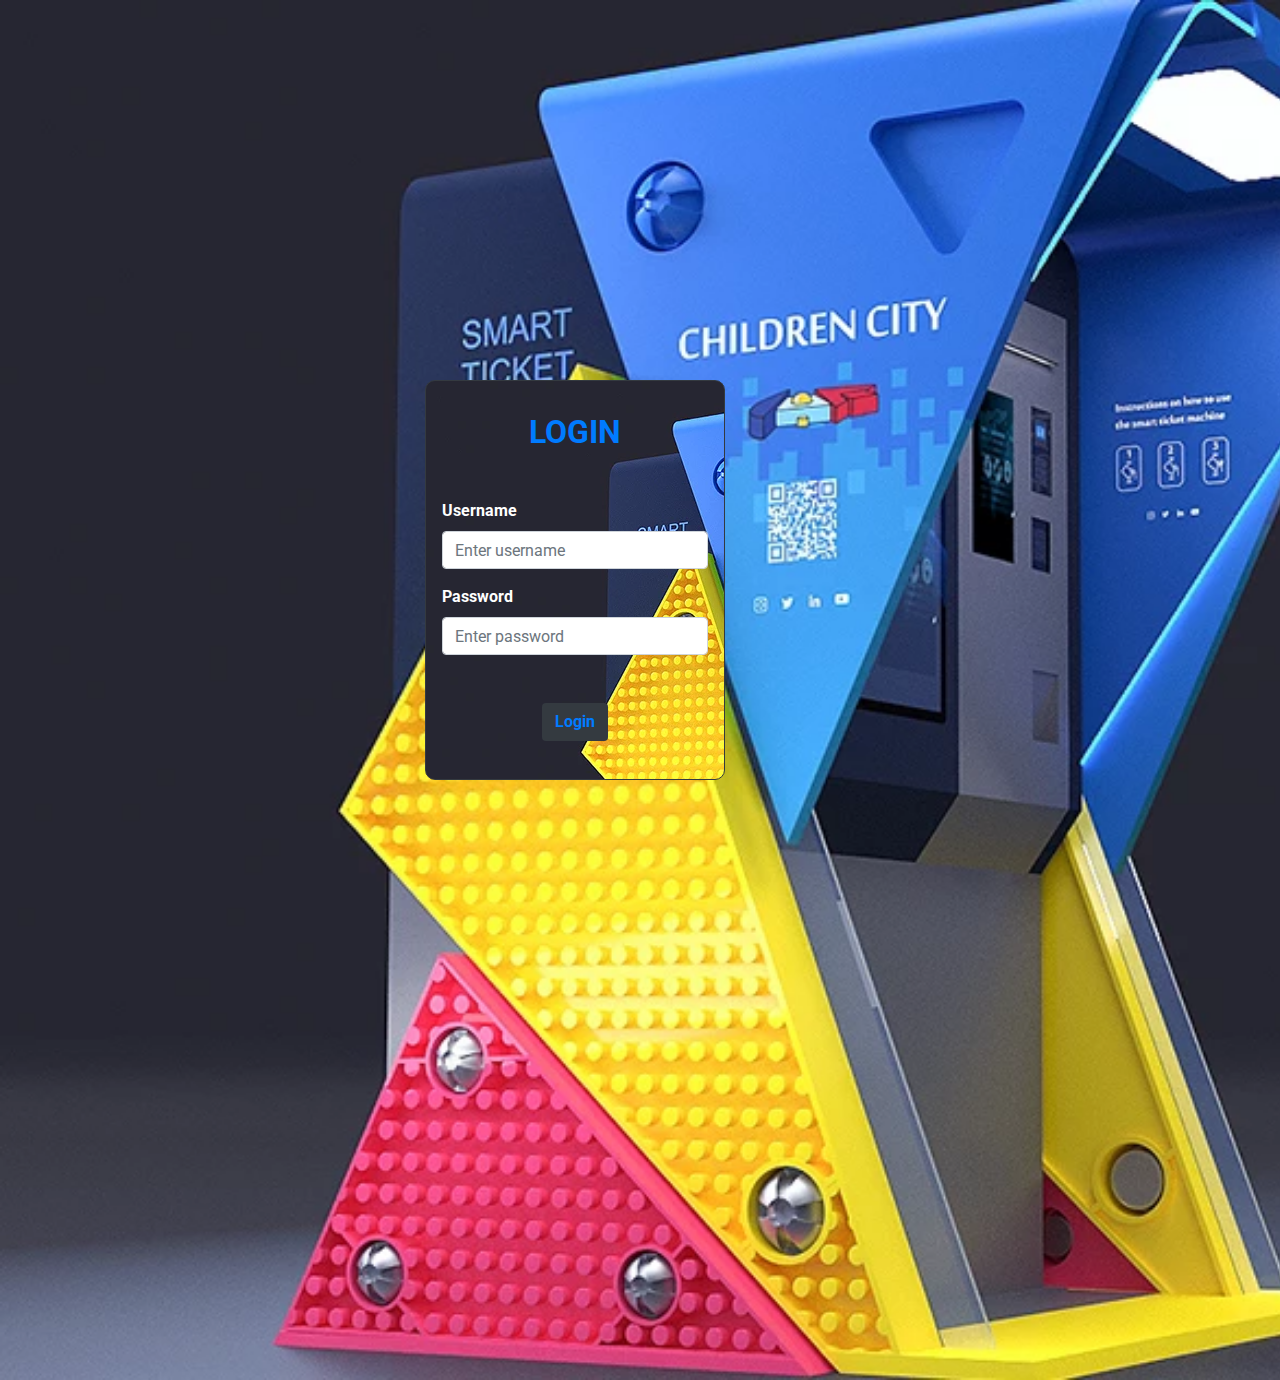
<file: index.html>
<!DOCTYPE html>
<html lang="en">
<head>
    <meta charset="UTF-8">
    <meta http-equiv="X-UA-Compatible" content="IE=edge">
    <script src="js/jquery-3.7.0.js"></script>
    <script src="js/scripts.js"></script>
    <link rel="stylesheet" href="css/styles.css">
    <link rel="stylesheet" href="bootstrap-4.5.3-dist/css/bootstrap.min.css">
    <title>Login</title>
</head>
<body>
    <div class="container">
        <div class="login border border-dark">
            <div class="p-3">
                <div class="">
                    <h2 class="text-center mt-3 text-primary font-weight-bold">LOGIN</h2>
                </div>
                <form id="formOne">
                    <div class="form-group mt-5 text-white font-weight-bold">
                        <label for="username">Username</label>
                      <input id="username" class="form-control" placeholder="Enter username" type="text" required>
                    </div>
          
                    <div class="form-group text-white font-weight-bold">
                        <label for="password">Password</label>
                      <input id="pass" class="form-control w-100" placeholder="Enter password" type="password" required>
                    </div>
                    
                    <div class="text-center mt-5">
                        <button type="submit" class="btn btn- bg-dark">
                            <a href="home.html" class="text-primary font-weight-bold text-decoration-none">Login</a></button>
                    </div>
                </form>
            </div>
        </div>
    </div>
</body>
</html>
</file>
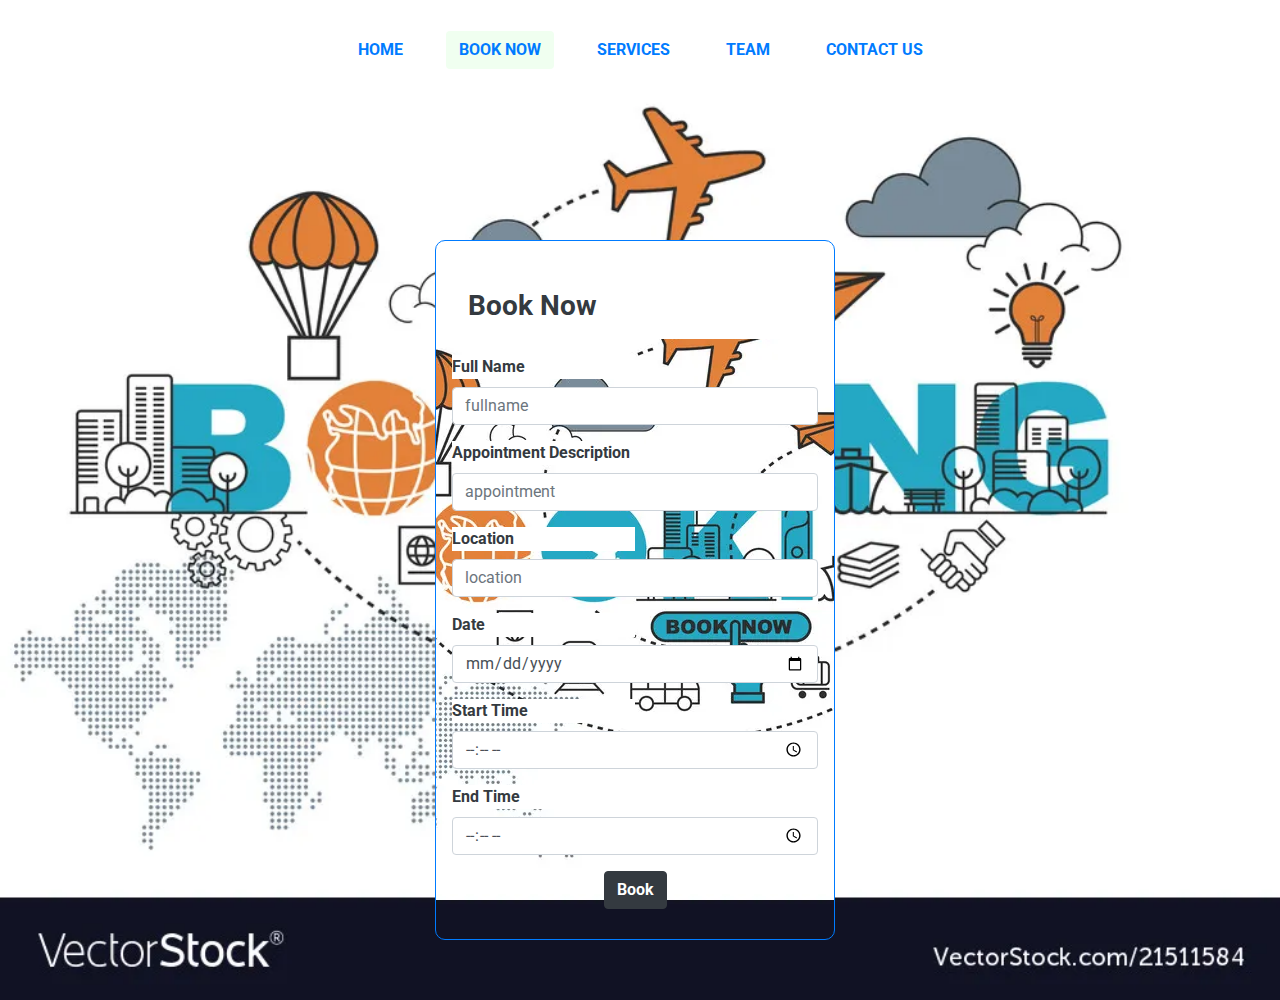
<file: book.html>
<!DOCTYPE html>
<html lang="en">
<head>
    <meta charset="UTF-8">
    <meta name="viewport" content="width=device-width, initial-scale=1.0">
    <script src="js/jquery-3.7.0.js"></script>
    <script src="js/scripts.js"></script>
    <link rel="stylesheet" href="css/styles.css">
    <link rel="stylesheet" href="bootstrap-4.5.3-dist/css/bootstrap.min.css">
    <title>Book Now</title>
</head>
<body class="">
    <div class="booking">
        <nav>
            <div class="container text-center">
                <div class="bg-primar p-4">
                    <button class="btn btn-"><a href="home.html" class="btn text-primary font-weight-bold">HOME
                    </a>
                    </button>
                    <button class="btn btn-">
                        <a href="book.html" id="book1" class="btn text-primary font-weight-bold">BOOK NOW
                        </a>
                    </button>

                    <button class="btn btn-">
                        <a href="services.html" class="btn text-primary font-weight-bold">SERVICES
                        </a>
                    </button>
                    <button class="btn btn-">
                        <a href="team.html" class="btn text-primary font-weight-bold">TEAM
                        </a>
                    </button>
                    <button class="btn btn-">
                        <a href="contact.html" class="btn text-primary font-weight-bold">CONTACT US
                        </a>
                    </button>
                </div>
            </div>
        </nav>

        <div class="container">
            <div class="ticket border border-primary">
                <div class="p-3">
                    <div class="new">
                      <form id="formOne">
                        <h3 class="mt-3 p-3 font-weight-bold text-dark bg-white">Book Now</h3>
                        
                        <div class="form-group mt-3 text-dark font-weight-bold">
                            <label for="name" class="bg-white w-50">Full Name</label>
                            <input id="name" class="form-control" type="text" placeholder="fullname" required>
                          </div>

                        <div class="form-group mt-3 text-dark font-weight-bold">
                          <label for="appointment" class="bg-white w-50">Appointment Description</label>
                          <input id="appointment" class="form-control" type="text" placeholder="appointment" required>
                        </div>
              
                        <div class="form-group text-dark font-weight-bold">
                          <label for="location" class="bg-white w-50">Location</label>
                          <input id="location" class="form-control" type="text" placeholder="location" required>
                        </div>
              
                        <div class="form-group text-dark font-weight-bold">
                          <label for="date" class="bg-white w-50">Date</label>
                          <input id="date" class="form-control" type="date" required>
                        </div>
              
                        <div class="form-group text-dark font-weight-bold">
                            <label for="start" class="bg-white w-50">Start Time</label>
                            <input id="start" class="form-control" type="time" required>
                          </div>
                          
                        <div class="form-group text-dark font-weight-bold">
                            <label for="end" class="bg-white w-50">End Time</label>
                            <input id="end" class="form-control" type="time" required>
                          </div>

                        <div class="text-center mt-3">
                            <button type="submit" class="btn btn-dark text-white font-weight-bold">Book</button>
                        </div>
                       </form>
                    </div>
                </div>
           
                <div class="bg-white p-3" id="story">
                    <div class="p-3 text-center mt-3">
                        <h3 class="text-dark font-weight-bold">BOOKING SUCCESSFUL</h3>
                    </div>
                    <div class="bg-white ml-5">
                     <p class="text-dark ml-2 mr-5">
                        Dear <span class="name text-dark font-weight-bold"></span> Your <span class="appointment font-weight-bold text-dark"></span> appointment for <span class="date font-weight-bold text-dark"></span> starting at <span class="start font-weight-bold text-dark"></span> and to end at <span class="end font-weight-bold text-dark"></span> has been booked at <span class="location font-weight-bold text-dark"></span>.
                     </p>

                     <p class="mt-3">
                        <h4 class="text-dark font-weight-bold">THANKS FOR YOUR PATRONAGE!</h4>
                        <h6 class="text-dark font-weight-bold">Refresh the page for another booking.</h6>
                     </p>
                    </div>
                </div>

            </div>
        </div>
    </div>
</body>
</html>
</file>
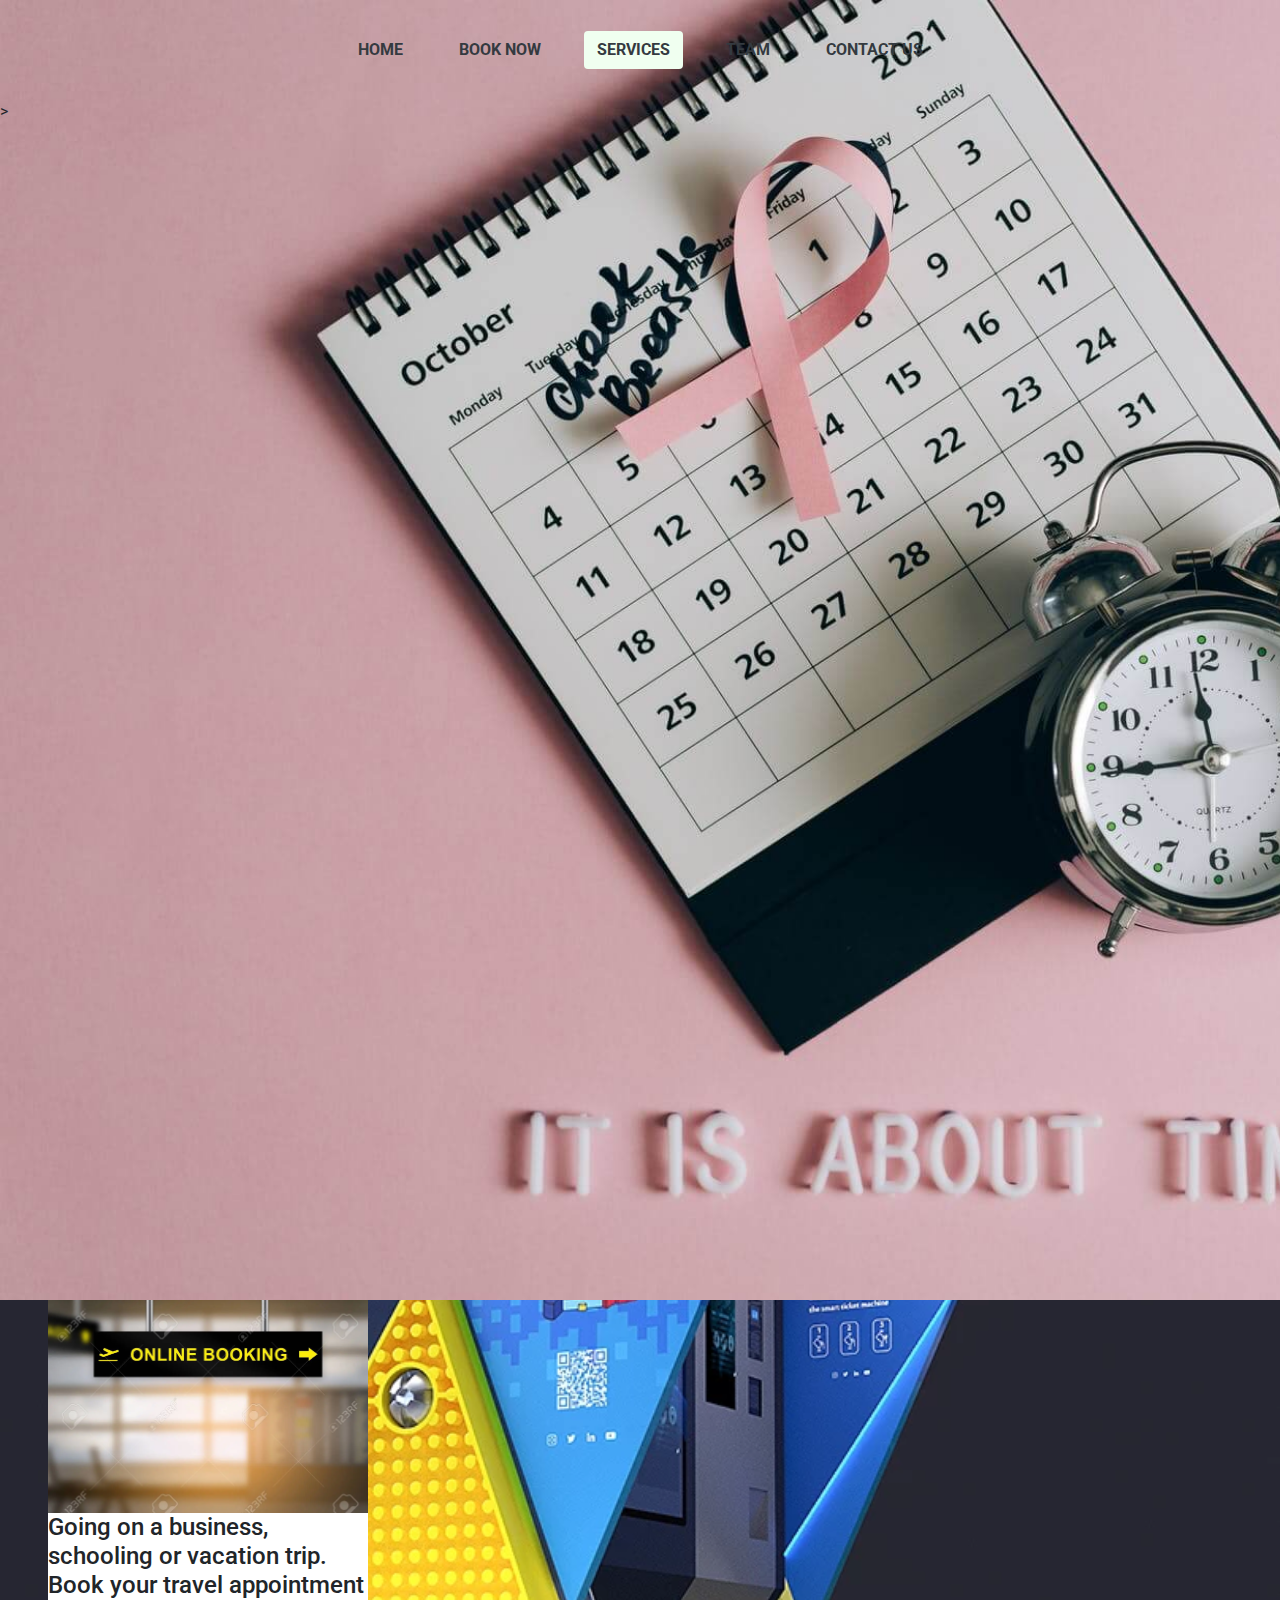
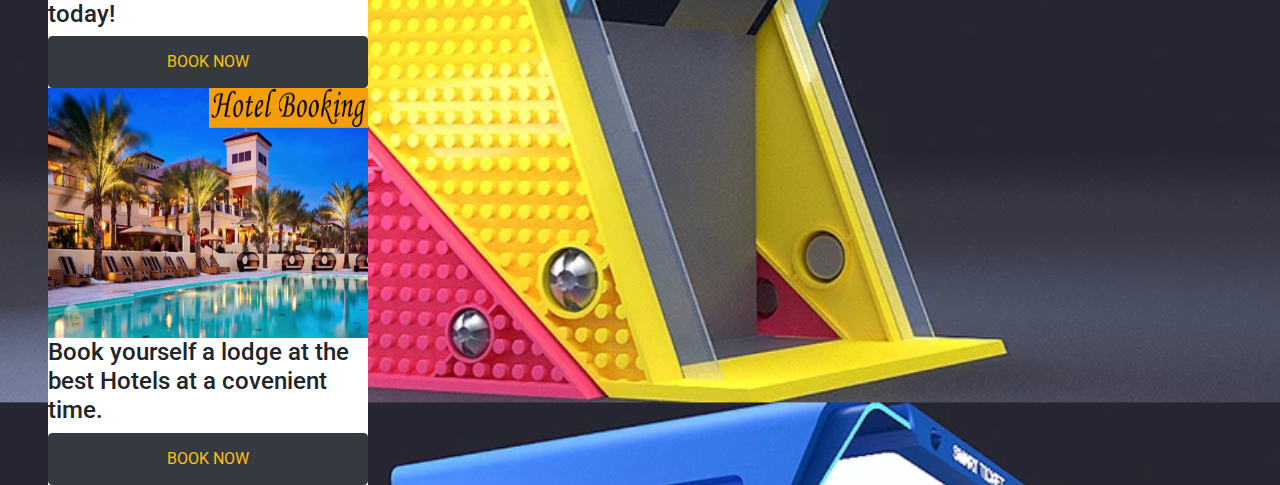
<file: services.html>
<!DOCTYPE html>
<html lang="en">
<head>
    <meta charset="UTF-8">
    <meta name="viewport" content="width=device-width, initial-scale=1.0">
    <script src="js/jquery-3.7.0.js"></script>
    <script src="js/scripts.js"></script>
    <link rel="stylesheet" href="css/styles.css">
    <link rel="stylesheet" href="bootstrap-4.5.3-dist/css/bootstrap.min.css">
    <title>Services</title>
</head>
<body>
    <div class="services">
        <nav>
            <div class="container text-center">
                <div class="bg-primar p-4">
                    <button class="btn btn-"><a href="home.html" class="btn text-dark font-weight-bold">HOME
                    </a>
                    </button>
                    <button class="btn btn-">
                        <a href="book.html" class="btn text-dark font-weight-bold">BOOK NOW
                        </a>
                    </button>

                    <button class="btn btn-">
                        <a href="services.html" id="services1" class="btn text-dark font-weight-bold">SERVICES
                        </a>
                    </button>
                    <button class="btn btn-">
                        <a href="team.html" class="btn text-dark font-weight-bold">TEAM
                        </a>
                    </button>
                    <button class="btn btn-">
                        <a href="contact.html" class="btn text-dark font-weight-bold">CONTACT US
                        </a>
                    </button>
                </div>
            </div>
        </nav>>
                    </button>
                </div>
            </div>
            
            <div class="w-25 ml-5">
                <div class="">
                    <img class="w-100" src="img/58945073-online-booking-on-airport-sign-board-with-blurred-background-and-copy-space.webp" alt="">
                </div>
                
                <div class="bg-white">
                    <div class="">
                        <h4 class="">Going on a business, schooling or vacation trip. Book your travel appointment today!</h4>
                    </div>
                    <button class="btn btn-dark w-100 text-primary">
                        <a href="book.html" class="btn text-warning">BOOK NOW
                        </a>
                    </button>
                </div>
            </div>
            
            <div class="w-50 ml-5">
                <div class="">
                    <img class="hotel w-50" src="img/hotelbukng2.jpeg" alt="">
                </div>
                
                <div class="bg-white w-50">
                    <div class="">
                        <h4 class="">Book yourself a lodge at the best Hotels at a covenient time.</h4>
                    </div>
                    <button class="btn btn-dark w-100 text-primary">
                        <a href="book.html" class="btn text-warning">BOOK NOW
                        </a>
                    </button>
                </div>
            </div>
        </div>
        
        <!-- <div class="d-flex mt-5">
            <div class="w-25 ml-5">
                <div class="">
                    <img class="w-100" src="img/prioritize appointments.jpeg" alt="">
                </div>
                
                <div class="bg-white">
                    <div class="">
                        <h4 class="">Going on a business, schooling or vacation trip. Book your travel appointment today!</h4>
                    </div>
                    <button class="btn btn-dark w-100 text-primary">
                        <a href="book.html" class="btn text-secondary">BOOK NOW
                        </a>
                    </button>
                </div>
            </div>
            
        </div> -->
        
    </div>
</body>
</html>
</file>
<file: css/styles.css>
@import url('https://fonts.googleapis.com/css2?family=Roboto:wght@300&display=swap');

* {
    font-family: 'Roboto', sans-serif;
}

body {
    background-image: url(/img/0d5f79174580751.Y3JvcCwxMDUzLDgyMyw0MjIsMzk.webp);
    background-size: cover;
    height: 1000px;
}
nav {
    /* position: fixed; */
}
button {
    cursor: pointer;
}
#story {
    display: none;
}
.login {
    background-image: url(/img/0d5f79174580751.Y3JvcCwxMDUzLDgyMyw0MjIsMzk.webp);
    height: 400px;
    width: 300px;
    margin-top: 380px;
    margin-left: 340px;
    border-radius: 10px;
}
.home {
    background-image: url(/img/photo-1522241112606-b5d35a468795.jpeg);
    background-size: cover;
    height: 1000px;
}
.booking{
    background-image: url(/img/booking-banner-background-design-concept-vector-21511584.webp);
    background-size: cover;
    height: 1000px;
}
.ticket {
    background-image: url(/img/booking-banner-background-design-concept-vector-21511584.webp);
    background-position: -250px;
    height: 700px;
    width: 400px;
    margin-top: 140px;
    margin-left: 350px;
    border-radius: 10px;
}
.services {
    background-image: url(/img/prioritize\ appointments.jpeg);
    background-size: cover;
    height: 1300px;
}
.contact {
    background-image: url(/img/depositphotos_36042091-stock-photo-contact-us.jpg);
    background-size: cover;
    height: 1000px;
}
.message {
    background-image: url(/img/depositphotos_36042091-stock-photo-contact-us.jpg);
    background-position: 250px;
    margin-top: 150px;
    margin-left: 220px;
}
.team {
    background-image: url(/img/—Pngtree—3d\ rendering\ conceptualizing\ business\ leadership_7034181.jpg);
    background-size: cover;
    height: 1000px;
}
.meet {
    background-image: url(/img/—Pngtree—3d\ rendering\ conceptualizing\ business\ leadership_7034181.jpg);
    background-position: 600px;
    width: 600px;
    margin-left: 450px;
}
.book {
    margin-top: 500px;
}
#home1 {
    background-color: honeydew;
}
#book1 {
    background-color: honeydew;
}
#services1 {
    background-color: honeydew;
}
#contact1 {
    background-color: honeydew;
}
#team1 {
    background-color: honeydew;
}
.space {
    margin-top: 430px;
}
.hotel {
    height: 250px;
}
</file>
